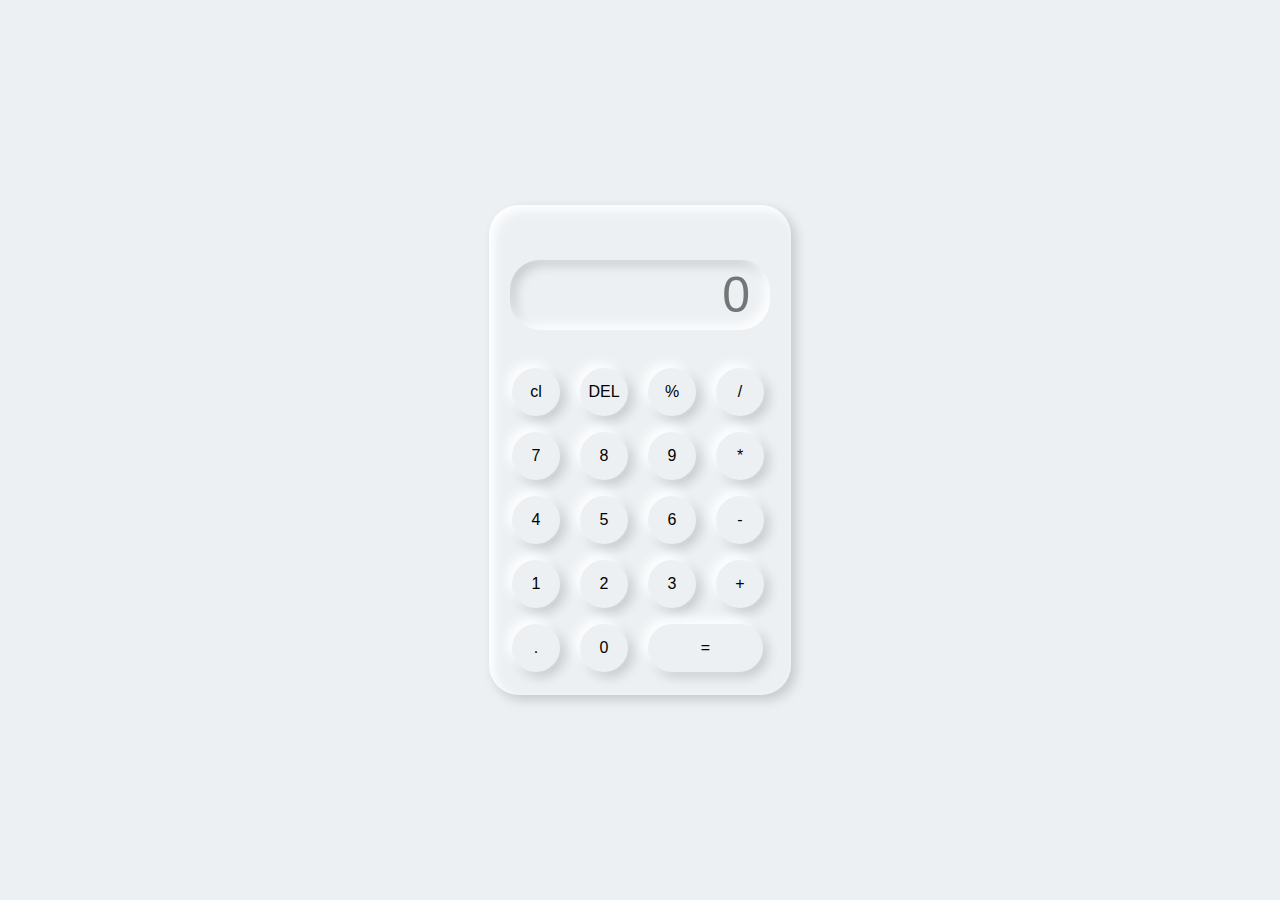
<file: index.html>
<!DOCTYPE html>
<html>
<head>
<link rel="stylesheet" href="style.css">
    
<title>Calculator</title>


</head>
<body>
    <div class="container">
        <div class="Calculator">
       
       <input type="value" placeholder="0" id="output-screen">
       <button onclick="clear()">cl</button>
       <button onclick="del()">DEL</button>
       <button onclick="display('%')">%</button>
       <button onclick="display('/')">/</button>
       <button onclick="display('7')">7</button>
       <button onclick="display('8')">8</button>
       <button onclick="display('9')">9</button>
       <button onclick="display('*')">*</button>
       <button onclick="display('4')">4</button>
       <button onclick="display('5')">5</button>
       <button onclick="display('6')">6</button>
       <button onclick="display('-')">-</button>
       <button onclick="display('1')">1</button>
       <button onclick="display('2')">2</button>
       <button onclick="display('3')">3</button>
       <button onclick="display('+')">+</button>
       <button onclick="display('.')">.</button> 
       <button onclick="display('0')">0</button>
       <button onclick="Calculate()" class="equal">=</button>
        </div>
       
       

    

    </div>
    <script>
       
        let outputscreen = document.getElementById("output-screen");
        function display(num){
            outputScreen.value += num;
        }
        function Calculate(){
            try{
                outputScreen.value = eval(outputscreen.value);
           }
           catch(err)
           {
            alert("Invalid")
           }
        }
        function clear(){
            outputscreen.value = "";
        }
        function del(){
            outputscreen.value = outputscreen.value.slice(0,-1);
        }
    </script>
    
       
</body>






</html>
</file>
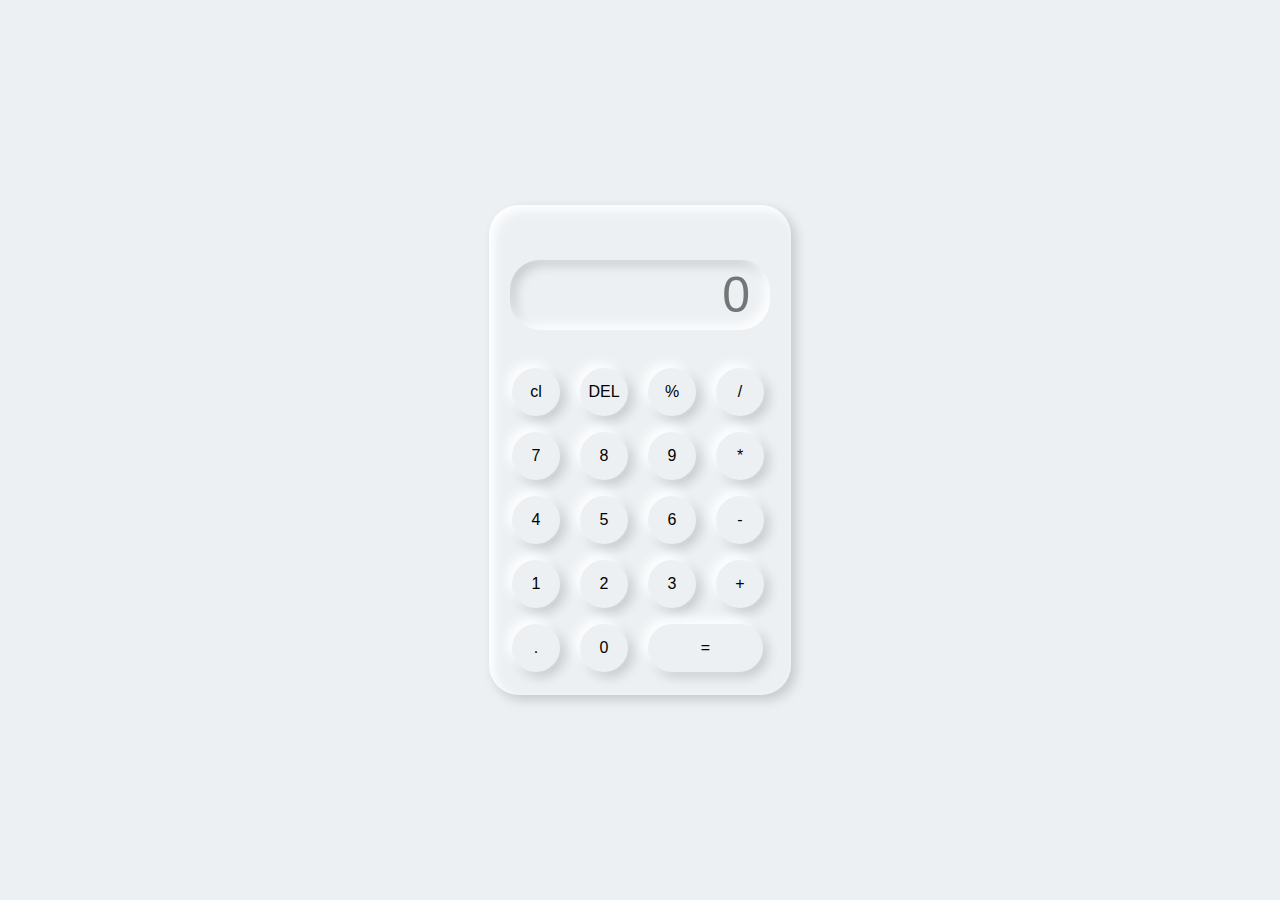
<file: index1.html>
<!DOCTYPE html>
<html>
<head>
<link rel="stylesheet" href="style.css">
    
<title>Calculator</title>


</head>
<body>
    <div class="container">
        <div class="Calculator">
       
       <input type="value" placeholder="0" id="output-screen">
       <button onclick="clear()">cl</button>
       <button onclick="del()">DEL</button>
       <button onclick="display('%')">%</button>
       <button onclick="display('/')">/</button>
       <button onclick="display('7')">7</button>
       <button onclick="display('8')">8</button>
       <button onclick="display('9')">9</button>
       <button onclick="display('*')">*</button>
       <button onclick="display('4')">4</button>
       <button onclick="display('5')">5</button>
       <button onclick="display('6')">6</button>
       <button onclick="display('-')">-</button>
       <button onclick="display('1')">1</button>
       <button onclick="display('2')">2</button>
       <button onclick="display('3')">3</button>
       <button onclick="display('+')">+</button>
       <button onclick="display('.')">.</button> 
       <button onclick="display('0')">0</button>
       <button onclick="Calculate()" class="equal">=</button>
        </div>
       
       

    

    </div>
    <script>
       
        let outputscreen = document.getElementById("output-screen");
        function display(num){
            outputScreen.value += num;
        }
        function Calculate(){
            try{
                outputScreen.value = eval(outputscreen.value);
           }
           catch(err)
           {
            alert("Invalid")
           }
        }
        function clear(){
            outputscreen.value = "";
        }
        function del(){
            outputscreen.value = outputscreen.value.slice(0,-1);
        }
    </script>
    
       
</body>






</html>
</file>
<file: style.css>
*{
    margin: 0;
    padding: 0;
    box-sizing: border-box;
    background-color: #ecf0f3;
    font-family: sans-serif;
    outline: none;
    }
    .container{
        height: 100vh;
        display: flex;
        justify-content: center;
        align-items: center;
    }
    .Calculator{
        background-color: #ecf0f3;
        padding: 15px;
        border-radius: 30px;
        box-shadow: inset 5px 5px 12px #ffffff,
                          5px 5px 12px rgba(0,0,0,.16);
        display: grid;
        grid-template-columns: repeat(4,68px);                  
    }
    input{
        grid-column: span 4;
        height: 70px;
        width: 260px;
        background-color: #ecf0f3;
        box-shadow: inset -5px -5px 12px #ffffff,
                    inset 5px 5px 12px rgba(0,0,0,.16);
        border: none;
        border-radius: 30px;
        color: rgb(70, 70, 70);
        font-size: 50px;
        text-align: end; 
        margin: auto;
        margin-top: 40px;
        margin-bottom: 30px;
        padding: 20px;           
    }
    button{
        height: 48px;
        width: 48px;
        background-color: #ecf0f3;
        box-shadow: -5px -5px 12px #ffffff,
                        5px 5px 12px rgba(0,0,0,.16);
        border: none;
        border-radius: 50%;
        margin: 8px;
        font-size: 16px;
    }
    .equal{
        width: 115px;
        border-radius: 40px;
        background-color: #ecf0f3;
        box-shadow: -5px -5px 12px #ffffff,
                        5px 5px 12px rgba(0,0,0,.16);

        
    }
</file>
